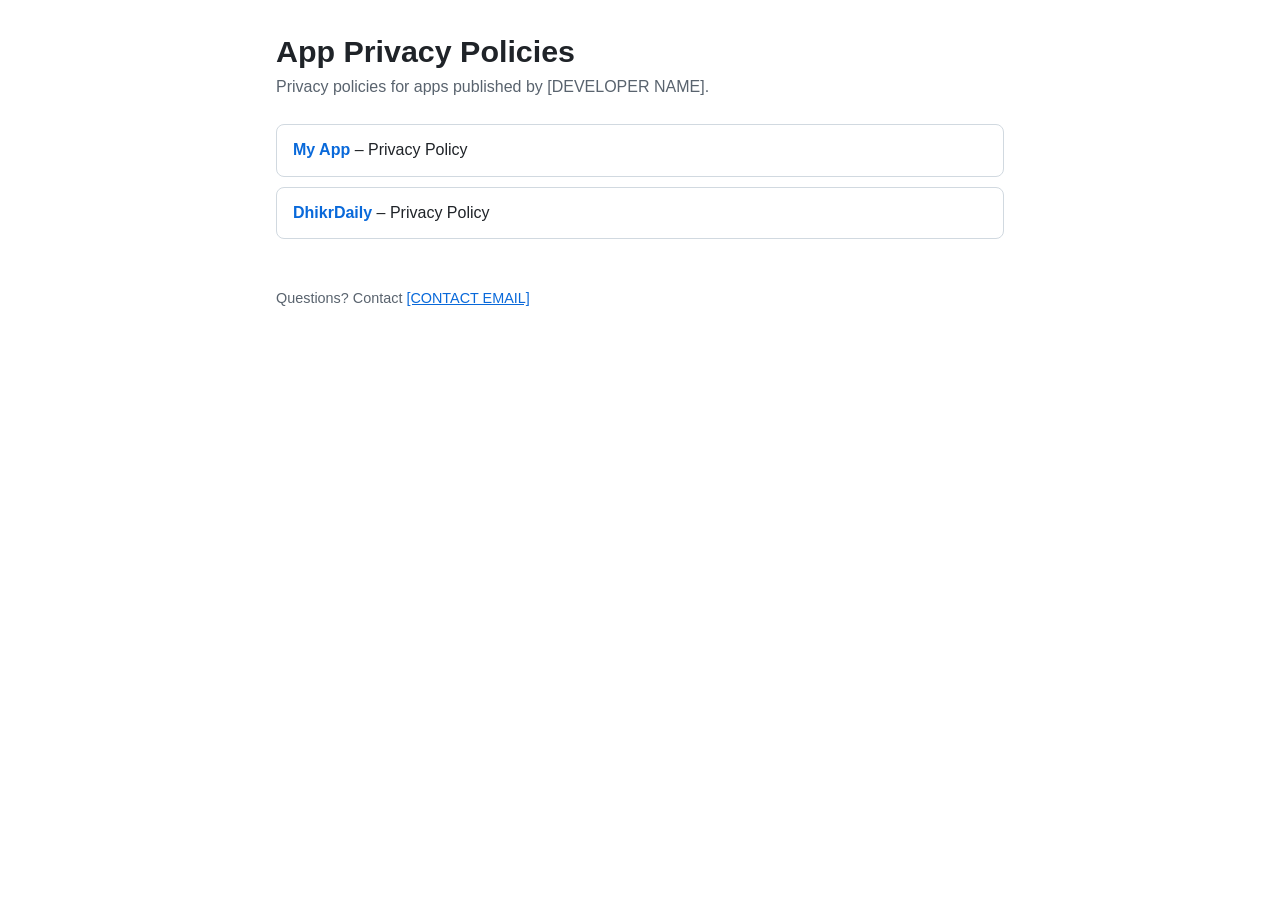
<file: index.html>
<!doctype html>
<html lang="en">
<head>
  <meta charset="utf-8">
  <meta name="viewport" content="width=device-width, initial-scale=1">
  <title>App Privacy Policies</title>
  <meta name="description" content="Privacy policies for [DEVELOPER NAME]'s mobile apps.">
  <link rel="stylesheet" href="style.css">
</head>
<body>
<main>
  <h1>App Privacy Policies</h1>
  <p class="meta">Privacy policies for apps published by [DEVELOPER NAME].</p>

  <ul class="app-list">
    <li><a href="my-app/">My App</a> – Privacy Policy</li>
    <li><a href="dhikrdaily/">DhikrDaily</a> – Privacy Policy</li>
    <!-- Add one <li> per app, e.g.:
    <li><a href="fit-track/">FitTrack</a> – Privacy Policy</li>
    -->
  </ul>

  <footer>Questions? Contact <a href="mailto:[CONTACT EMAIL]">[CONTACT EMAIL]</a></footer>
</main>
</body>
</html>
</file>
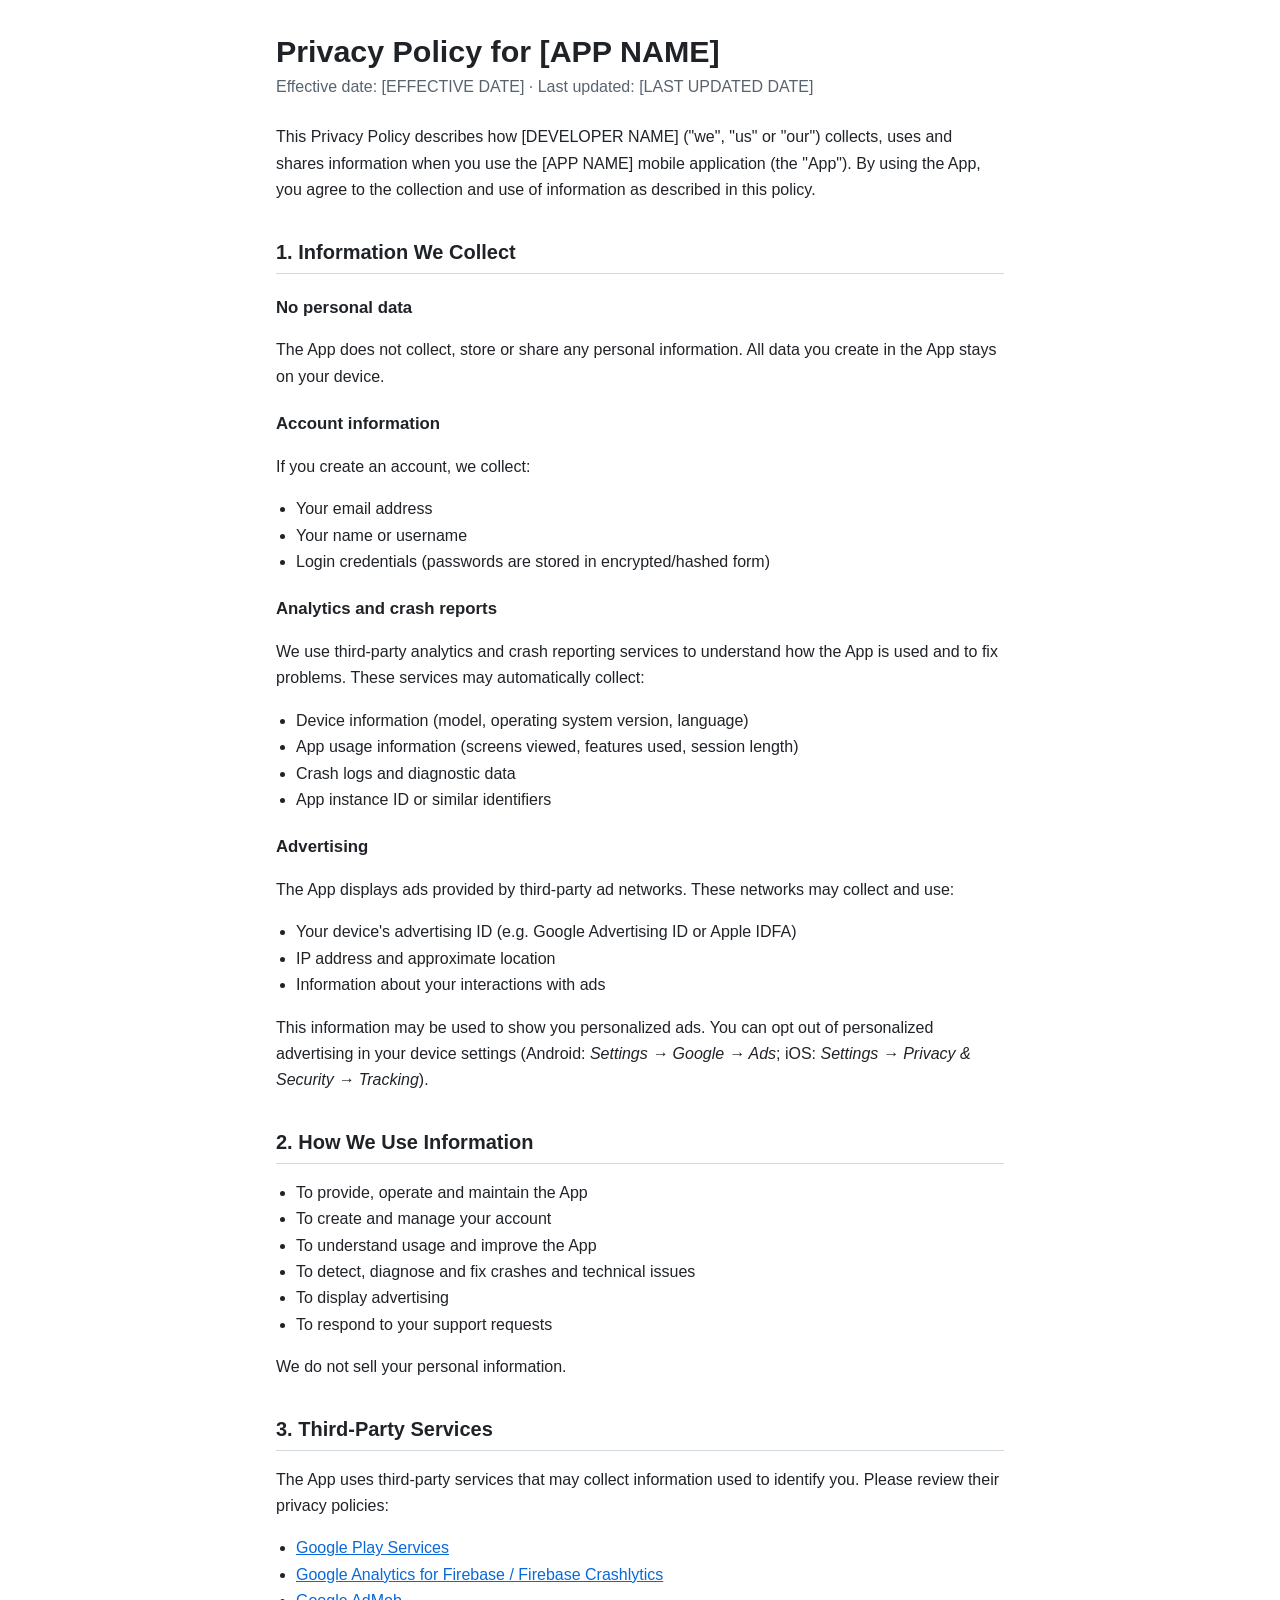
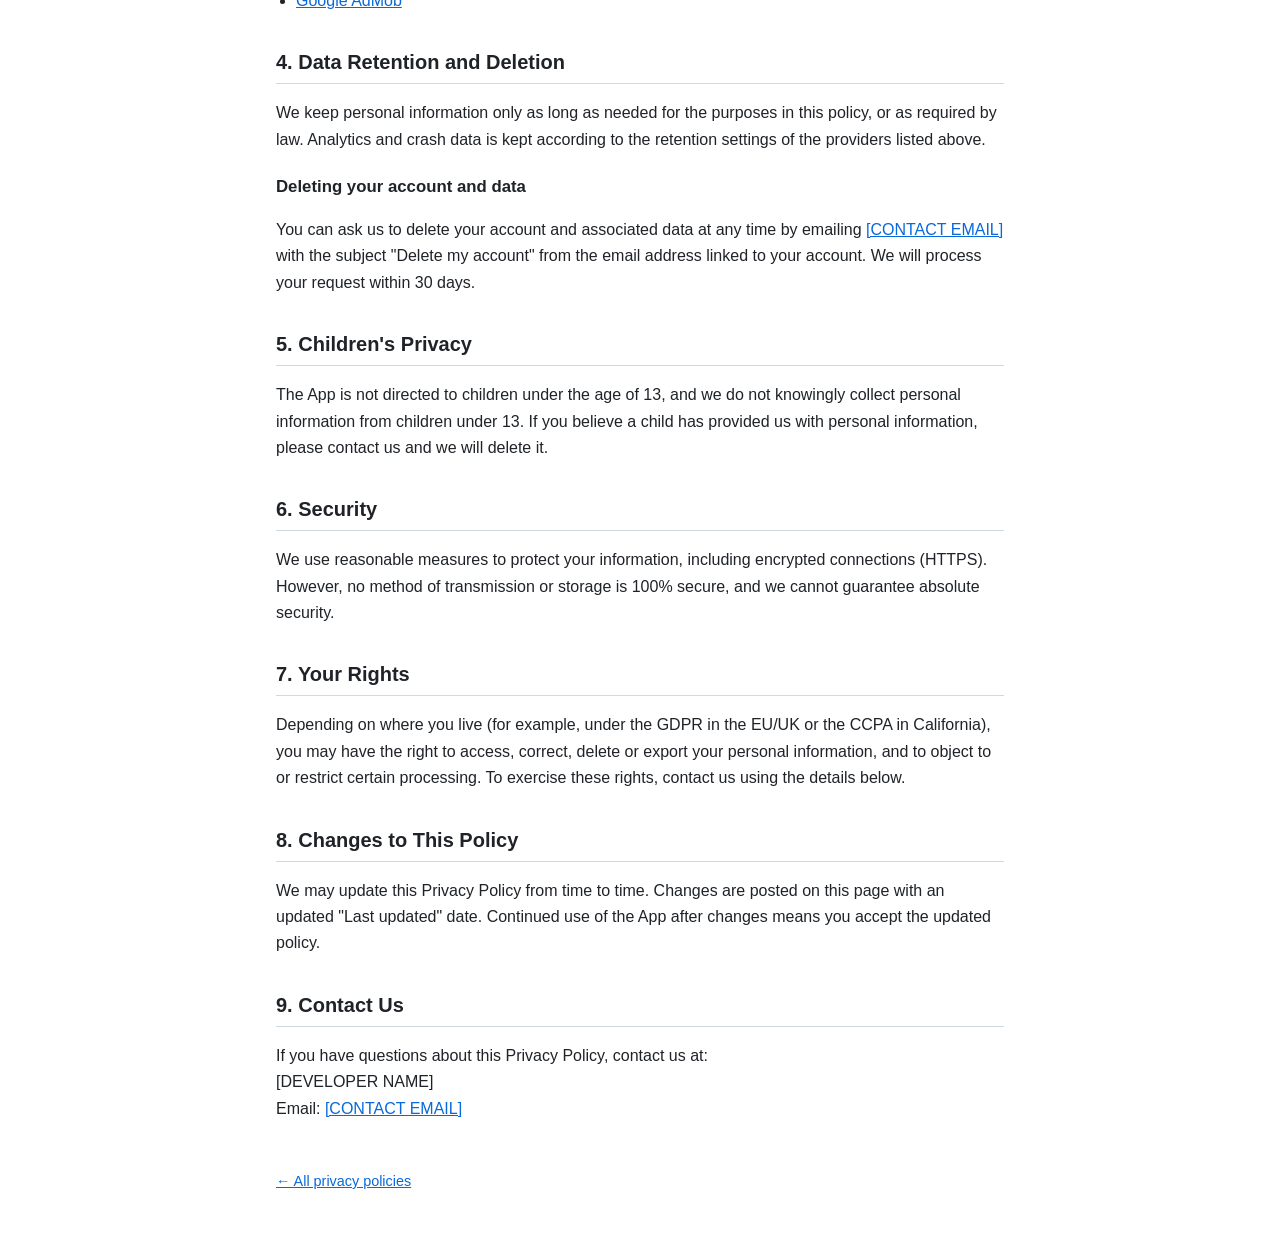
<file: _template/index.html>
<!doctype html>
<html lang="en">
<head>
  <meta charset="utf-8">
  <meta name="viewport" content="width=device-width, initial-scale=1">
  <title>[APP NAME] – Privacy Policy</title>
  <meta name="description" content="Privacy policy for the [APP NAME] mobile app.">
  <link rel="stylesheet" href="../style.css">
</head>
<body>
<main>
  <!--
    HOW TO USE THIS TEMPLATE
    1. Replace every [PLACEHOLDER] (search for "[").
    2. In "Information We Collect", keep only the blocks that apply to your app
       and delete the others. If the app collects nothing, keep only the
       "No personal data" block and remove the analytics/ads/account sections
       everywhere else in this file as well.
  -->

  <h1>Privacy Policy for [APP NAME]</h1>
  <p class="meta">Effective date: [EFFECTIVE DATE] · Last updated: [LAST UPDATED DATE]</p>

  <p>
    This Privacy Policy describes how [DEVELOPER NAME] ("we", "us" or "our") collects, uses and
    shares information when you use the [APP NAME] mobile application (the "App").
    By using the App, you agree to the collection and use of information as described in this policy.
  </p>

  <h2>1. Information We Collect</h2>

  <!-- OPTION A: keep this block ONLY if the app collects no data at all -->
  <h3>No personal data</h3>
  <p>
    The App does not collect, store or share any personal information. All data you create in the
    App stays on your device.
  </p>
  <!-- END OPTION A -->

  <!-- OPTION B: account data – delete if the app has no login -->
  <h3>Account information</h3>
  <p>If you create an account, we collect:</p>
  <ul>
    <li>Your email address</li>
    <li>Your name or username</li>
    <li>Login credentials (passwords are stored in encrypted/hashed form)</li>
  </ul>
  <!-- END OPTION B -->

  <!-- OPTION C: analytics & crash reports – delete if not used -->
  <h3>Analytics and crash reports</h3>
  <p>
    We use third-party analytics and crash reporting services to understand how the App is used and to
    fix problems. These services may automatically collect:
  </p>
  <ul>
    <li>Device information (model, operating system version, language)</li>
    <li>App usage information (screens viewed, features used, session length)</li>
    <li>Crash logs and diagnostic data</li>
    <li>App instance ID or similar identifiers</li>
  </ul>
  <!-- END OPTION C -->

  <!-- OPTION D: advertising – delete if the app shows no ads -->
  <h3>Advertising</h3>
  <p>
    The App displays ads provided by third-party ad networks. These networks may collect and use:
  </p>
  <ul>
    <li>Your device's advertising ID (e.g. Google Advertising ID or Apple IDFA)</li>
    <li>IP address and approximate location</li>
    <li>Information about your interactions with ads</li>
  </ul>
  <p>
    This information may be used to show you personalized ads. You can opt out of personalized
    advertising in your device settings (Android: <em>Settings → Google → Ads</em>; iOS:
    <em>Settings → Privacy &amp; Security → Tracking</em>).
  </p>
  <!-- END OPTION D -->

  <h2>2. How We Use Information</h2>
  <ul>
    <li>To provide, operate and maintain the App</li>
    <li>To create and manage your account</li>
    <li>To understand usage and improve the App</li>
    <li>To detect, diagnose and fix crashes and technical issues</li>
    <li>To display advertising</li>
    <li>To respond to your support requests</li>
  </ul>
  <p>We do not sell your personal information.</p>

  <h2>3. Third-Party Services</h2>
  <p>
    The App uses third-party services that may collect information used to identify you. Please review
    their privacy policies:
  </p>
  <ul>
    <!-- delete any service the app does not use, add any it does -->
    <li><a href="https://policies.google.com/privacy">Google Play Services</a></li>
    <li><a href="https://firebase.google.com/support/privacy">Google Analytics for Firebase / Firebase Crashlytics</a></li>
    <li><a href="https://support.google.com/admob/answer/6128543">Google AdMob</a></li>
  </ul>

  <h2>4. Data Retention and Deletion</h2>
  <p>
    We keep personal information only as long as needed for the purposes in this policy, or as required
    by law. Analytics and crash data is kept according to the retention settings of the providers listed above.
  </p>
  <h3>Deleting your account and data</h3>
  <p>
    You can ask us to delete your account and associated data at any time by emailing
    <a href="mailto:[CONTACT EMAIL]">[CONTACT EMAIL]</a> with the subject "Delete my account" from
    the email address linked to your account. We will process your request within 30 days.
    <!-- If the app has an in-app "Delete account" option, describe it here too. -->
  </p>

  <h2>5. Children's Privacy</h2>
  <p>
    The App is not directed to children under the age of 13, and we do not knowingly collect personal
    information from children under 13. If you believe a child has provided us with personal information,
    please contact us and we will delete it.
  </p>

  <h2>6. Security</h2>
  <p>
    We use reasonable measures to protect your information, including encrypted connections (HTTPS).
    However, no method of transmission or storage is 100% secure, and we cannot guarantee absolute security.
  </p>

  <h2>7. Your Rights</h2>
  <p>
    Depending on where you live (for example, under the GDPR in the EU/UK or the CCPA in California),
    you may have the right to access, correct, delete or export your personal information, and to object
    to or restrict certain processing. To exercise these rights, contact us using the details below.
  </p>

  <h2>8. Changes to This Policy</h2>
  <p>
    We may update this Privacy Policy from time to time. Changes are posted on this page with an updated
    "Last updated" date. Continued use of the App after changes means you accept the updated policy.
  </p>

  <h2>9. Contact Us</h2>
  <p>
    If you have questions about this Privacy Policy, contact us at:<br>
    [DEVELOPER NAME]<br>
    Email: <a href="mailto:[CONTACT EMAIL]">[CONTACT EMAIL]</a>
  </p>

  <footer><a href="../">← All privacy policies</a></footer>
</main>
</body>
</html>
</file>
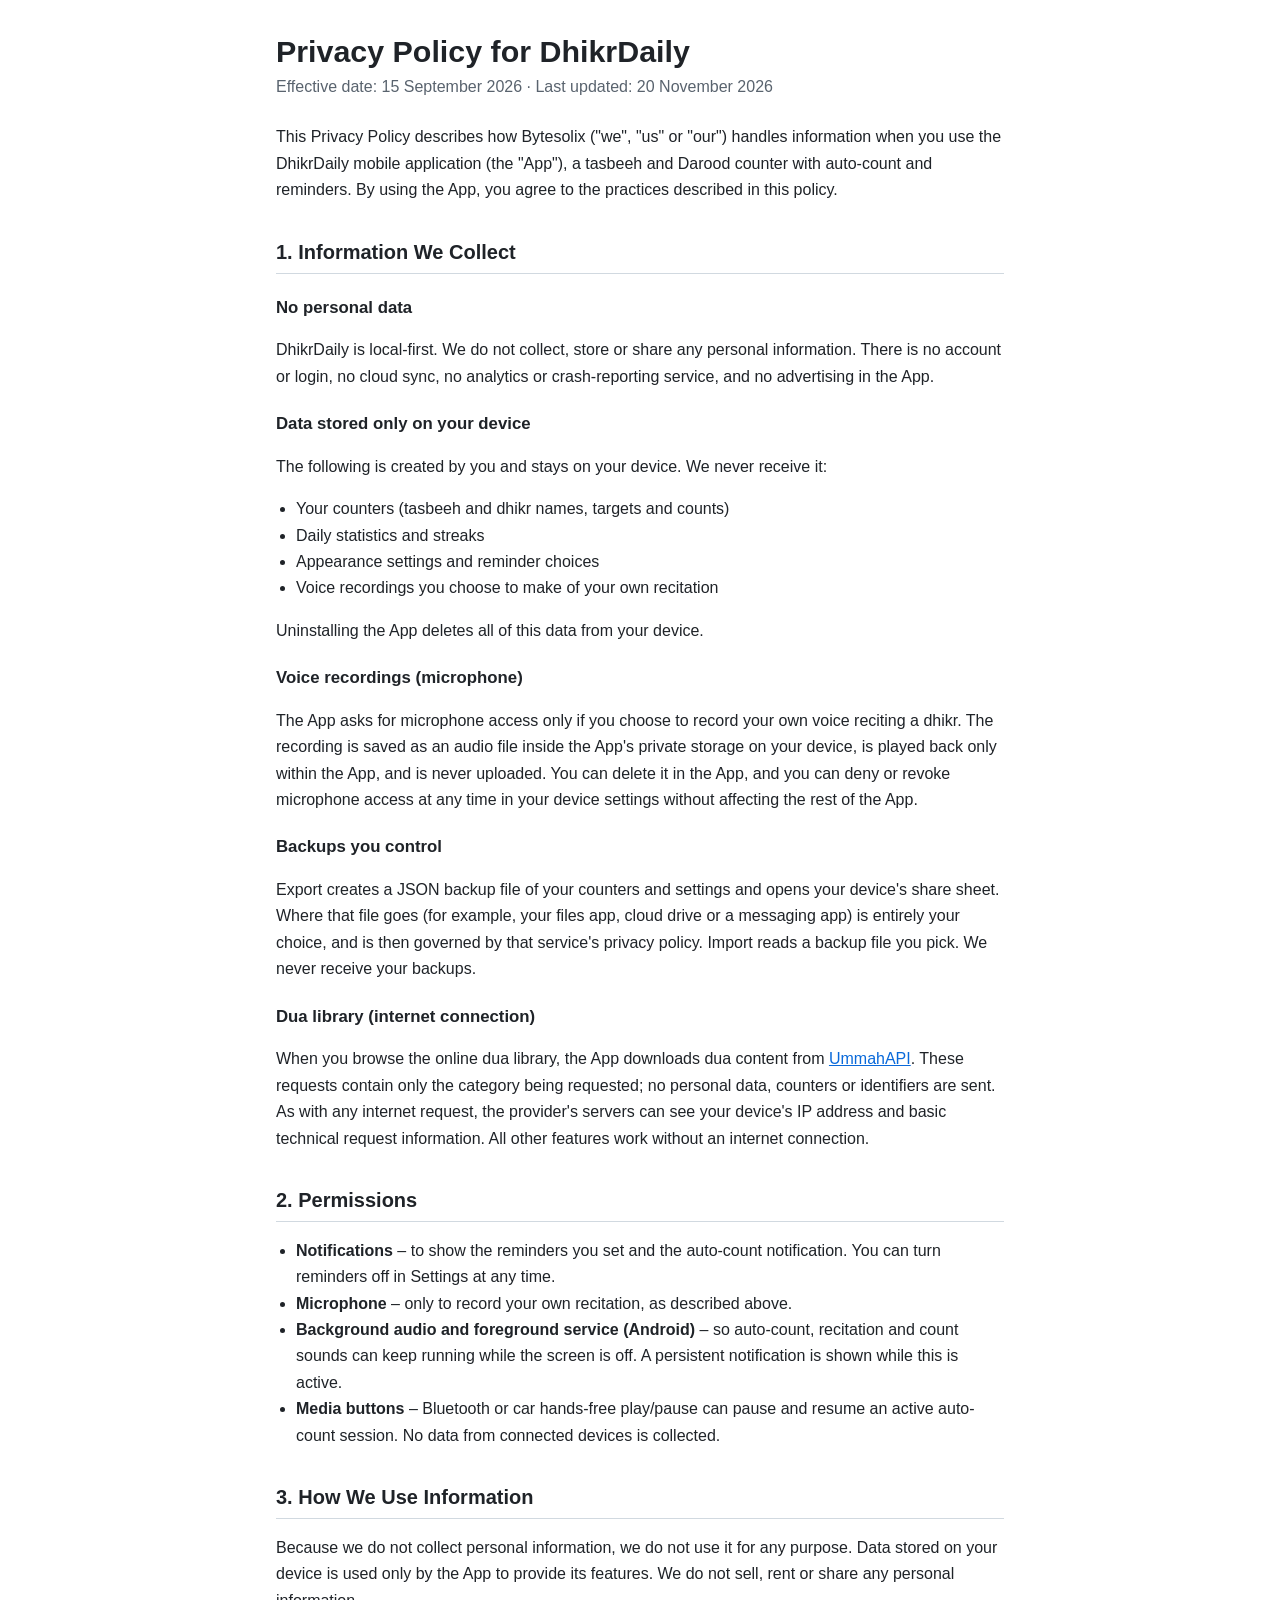
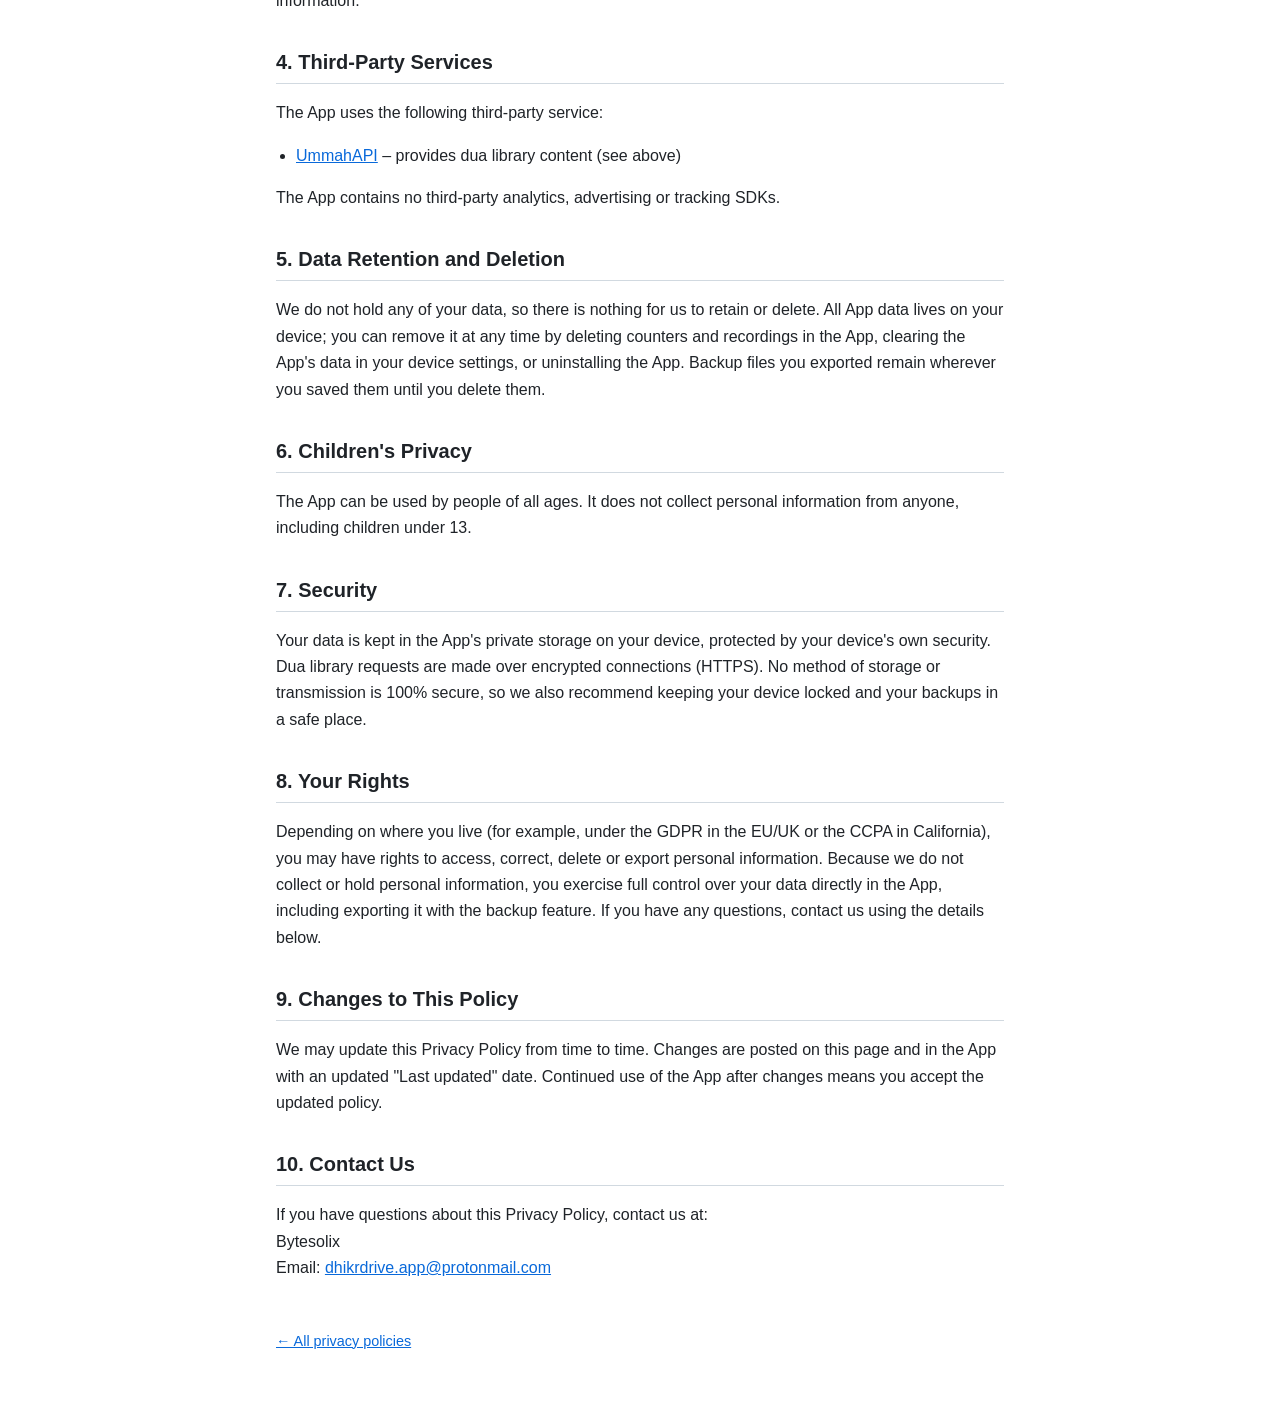
<file: dhikrdaily/index.html>
<!doctype html>
<html lang="en">
<head>
  <meta charset="utf-8">
  <meta name="viewport" content="width=device-width, initial-scale=1">
  <title>DhikrDaily – Privacy Policy</title>
  <meta name="description" content="Privacy policy for the DhikrDaily mobile app.">
  <link rel="stylesheet" href="../style.css">
</head>
<body>
<main>
  <h1>Privacy Policy for DhikrDaily</h1>
  <p class="meta">Effective date: 15 September 2026 · Last updated: 20 November 2026</p>

  <p>
    This Privacy Policy describes how Bytesolix ("we", "us" or "our") handles information when you use
    the DhikrDaily mobile application (the "App"), a tasbeeh and Darood counter with auto-count and reminders.
    By using the App, you agree to the practices described in this policy.
  </p>

  <h2>1. Information We Collect</h2>

  <h3>No personal data</h3>
  <p>
    DhikrDaily is local-first. We do not collect, store or share any personal information. There is no
    account or login, no cloud sync, no analytics or crash-reporting service, and no advertising in the App.
  </p>

  <h3>Data stored only on your device</h3>
  <p>The following is created by you and stays on your device. We never receive it:</p>
  <ul>
    <li>Your counters (tasbeeh and dhikr names, targets and counts)</li>
    <li>Daily statistics and streaks</li>
    <li>Appearance settings and reminder choices</li>
    <li>Voice recordings you choose to make of your own recitation</li>
  </ul>
  <p>Uninstalling the App deletes all of this data from your device.</p>

  <h3>Voice recordings (microphone)</h3>
  <p>
    The App asks for microphone access only if you choose to record your own voice reciting a dhikr.
    The recording is saved as an audio file inside the App's private storage on your device, is played
    back only within the App, and is never uploaded. You can delete it in the App, and you can deny or
    revoke microphone access at any time in your device settings without affecting the rest of the App.
  </p>

  <h3>Backups you control</h3>
  <p>
    Export creates a JSON backup file of your counters and settings and opens your device's share sheet.
    Where that file goes (for example, your files app, cloud drive or a messaging app) is entirely your
    choice, and is then governed by that service's privacy policy. Import reads a backup file you pick.
    We never receive your backups.
  </p>

  <h3>Dua library (internet connection)</h3>
  <p>
    When you browse the online dua library, the App downloads dua content from
    <a href="https://ummahapi.com">UmmahAPI</a>. These requests contain only the category being
    requested; no personal data, counters or identifiers are sent. As with any internet request, the
    provider's servers can see your device's IP address and basic technical request information.
    All other features work without an internet connection.
  </p>

  <h2>2. Permissions</h2>
  <ul>
    <li><strong>Notifications</strong> – to show the reminders you set and the auto-count notification.
      You can turn reminders off in Settings at any time.</li>
    <li><strong>Microphone</strong> – only to record your own recitation, as described above.</li>
    <li><strong>Background audio and foreground service (Android)</strong> – so auto-count, recitation and
      count sounds can keep running while the screen is off. A persistent notification is shown while this is active.</li>
    <li><strong>Media buttons</strong> – Bluetooth or car hands-free play/pause can pause and resume an
      active auto-count session. No data from connected devices is collected.</li>
  </ul>

  <h2>3. How We Use Information</h2>
  <p>
    Because we do not collect personal information, we do not use it for any purpose. Data stored on your
    device is used only by the App to provide its features. We do not sell, rent or share any personal information.
  </p>

  <h2>4. Third-Party Services</h2>
  <p>The App uses the following third-party service:</p>
  <ul>
    <li><a href="https://ummahapi.com">UmmahAPI</a> – provides dua library content (see above)</li>
  </ul>
  <p>The App contains no third-party analytics, advertising or tracking SDKs.</p>

  <h2>5. Data Retention and Deletion</h2>
  <p>
    We do not hold any of your data, so there is nothing for us to retain or delete. All App data lives on
    your device; you can remove it at any time by deleting counters and recordings in the App, clearing the
    App's data in your device settings, or uninstalling the App. Backup files you exported remain wherever
    you saved them until you delete them.
  </p>

  <h2>6. Children's Privacy</h2>
  <p>
    The App can be used by people of all ages. It does not collect personal information from anyone,
    including children under 13.
  </p>

  <h2>7. Security</h2>
  <p>
    Your data is kept in the App's private storage on your device, protected by your device's own security.
    Dua library requests are made over encrypted connections (HTTPS). No method of storage or transmission
    is 100% secure, so we also recommend keeping your device locked and your backups in a safe place.
  </p>

  <h2>8. Your Rights</h2>
  <p>
    Depending on where you live (for example, under the GDPR in the EU/UK or the CCPA in California), you
    may have rights to access, correct, delete or export personal information. Because we do not collect
    or hold personal information, you exercise full control over your data directly in the App, including
    exporting it with the backup feature. If you have any questions, contact us using the details below.
  </p>

  <h2>9. Changes to This Policy</h2>
  <p>
    We may update this Privacy Policy from time to time. Changes are posted on this page and in the App
    with an updated "Last updated" date. Continued use of the App after changes means you accept the updated policy.
  </p>

  <h2>10. Contact Us</h2>
  <p>
    If you have questions about this Privacy Policy, contact us at:<br>
    Bytesolix<br>
    Email: <a href="mailto:dhikrdrive.app@protonmail.com">dhikrdrive.app@protonmail.com</a>
  </p>

  <footer><a href="../">← All privacy policies</a></footer>
</main>
</body>
</html>
</file>
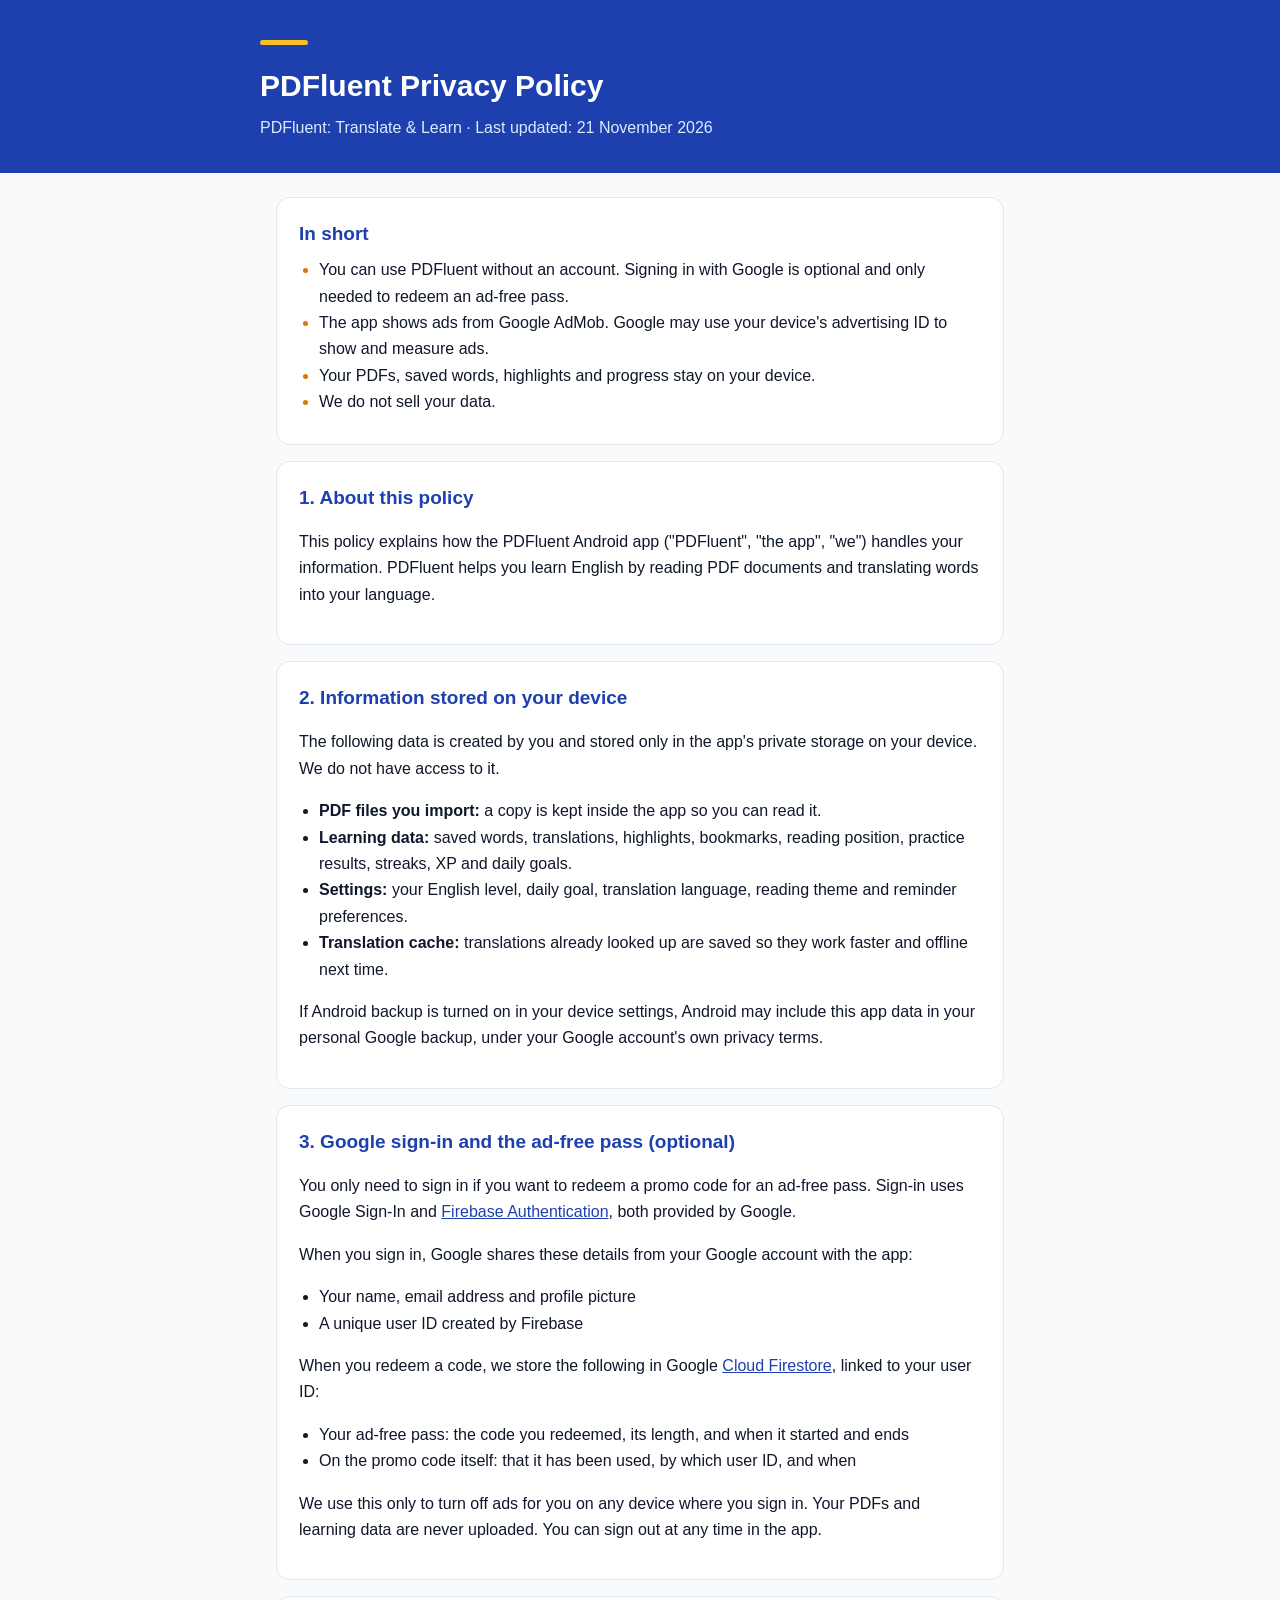
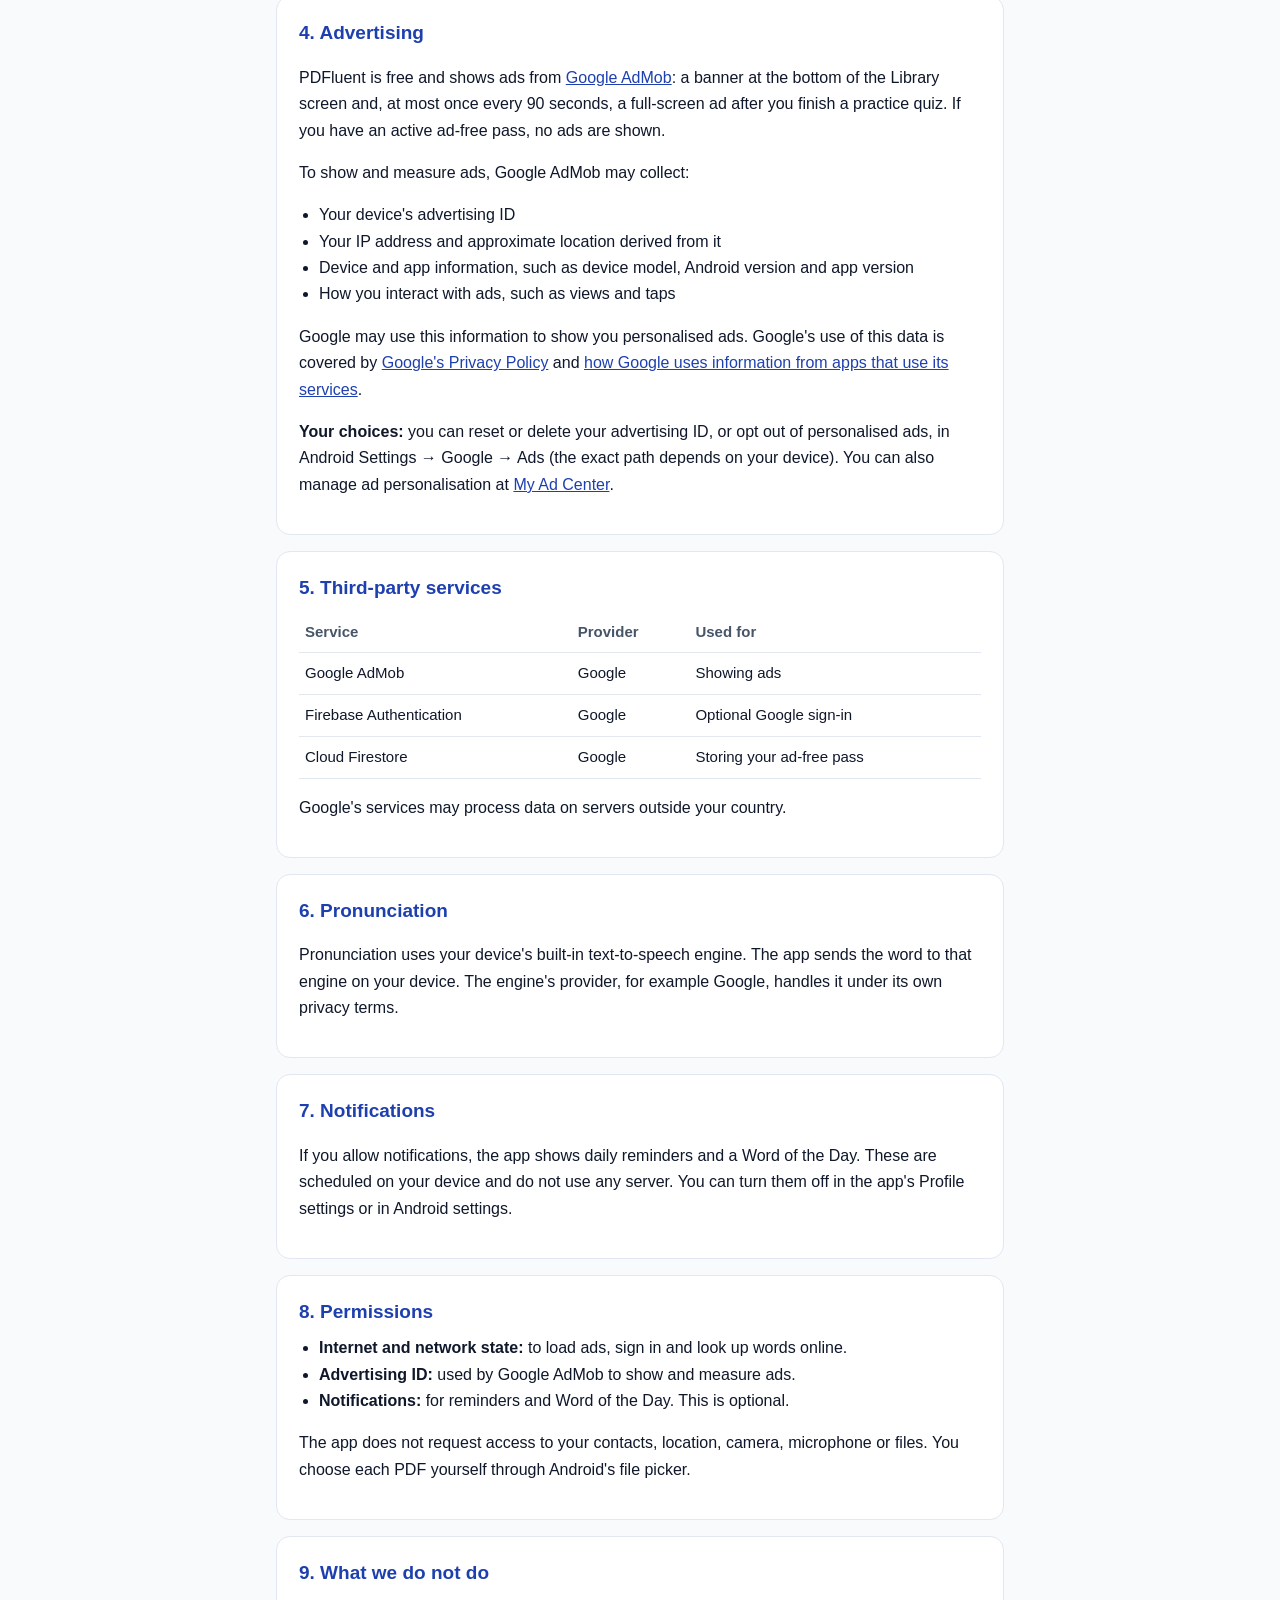
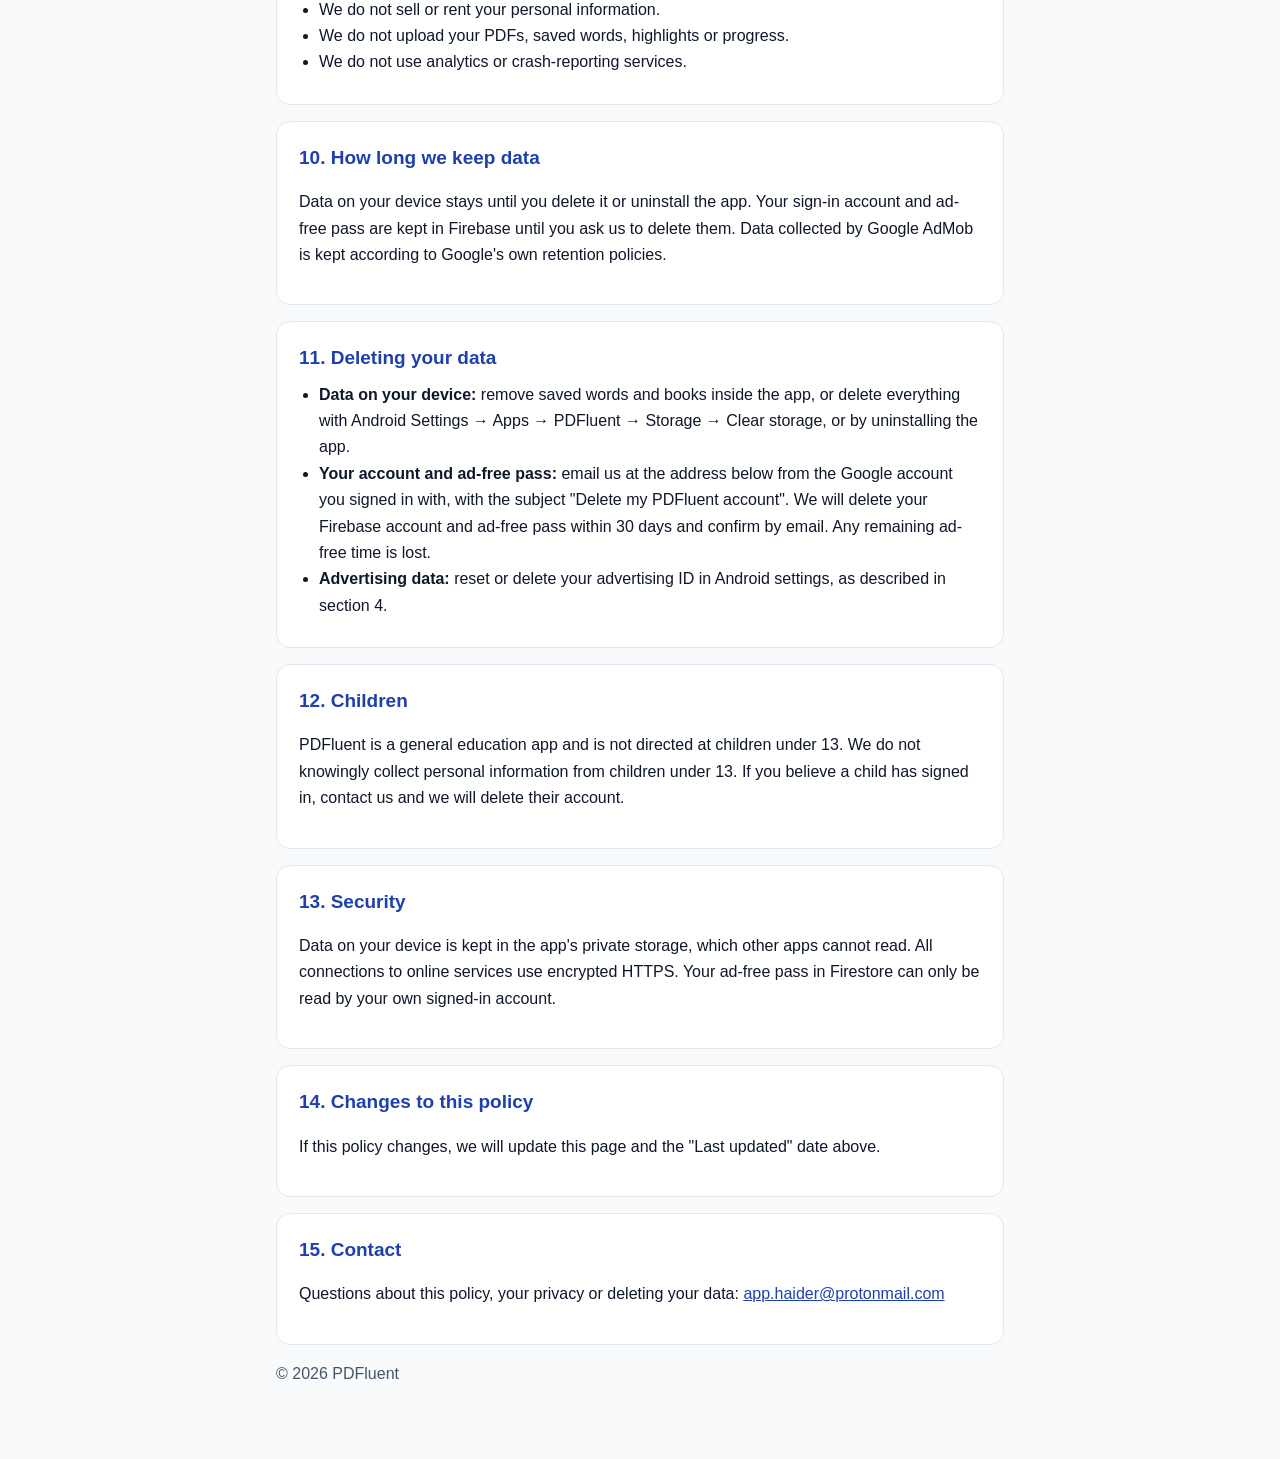
<file: pdfluent/index.html>
<!doctype html>
<html lang="en">
<head>
<meta charset="utf-8">
<meta name="viewport" content="width=device-width, initial-scale=1">
<title>PDFluent Privacy Policy</title>
<meta name="description" content="Privacy policy for the PDFluent: Translate &amp; Learn Android app.">
<style>
  :root { --bg:#F8FAFC; --card:#FFFFFF; --text:#0F172A; --muted:#475569; --primary:#1E40AF; --accent:#D97706; --line:#E2E8F0; }
  @media (prefers-color-scheme: dark) {
    :root { --bg:#0B0F17; --card:#151D2A; --text:#F1F5F9; --muted:#94A3B8; --primary:#60A5FA; --accent:#FBBF24; --line:#334155; }
  }
  * { box-sizing: border-box; }
  body { margin:0; background:var(--bg); color:var(--text); font:16px/1.65 -apple-system, BlinkMacSystemFont, "Segoe UI", Roboto, Helvetica, Arial, sans-serif; }
  header { background:#1E40AF; color:#fff; padding:40px 16px 32px; }
  header .wrap, main { max-width:760px; margin:0 auto; }
  header h1 { margin:0 0 4px; font-size:30px; }
  header p { margin:0; color:#DBEAFE; }
  .bar { width:48px; height:5px; border-radius:3px; background:#FBBF24; margin-bottom:16px; }
  main { padding:24px 16px 56px; }
  .card { background:var(--card); border:1px solid var(--line); border-radius:14px; padding:20px 22px; margin:0 0 16px; }
  h2 { font-size:19px; margin:0 0 8px; color:var(--primary); }
  p, li { color:var(--text); }
  .muted { color:var(--muted); }
  ul { padding-left:20px; margin:8px 0; }
  a { color:var(--primary); }
  table { width:100%; border-collapse:collapse; font-size:15px; }
  th, td { text-align:left; padding:8px 6px; border-bottom:1px solid var(--line); vertical-align:top; }
  th { color:var(--muted); font-weight:600; }
  .summary li::marker { color:var(--accent); }
</style>
</head>
<body>
<header>
  <div class="wrap">
    <div class="bar"></div>
    <h1>PDFluent Privacy Policy</h1>
    <p>PDFluent: Translate &amp; Learn · Last updated: 21 November 2026</p>
  </div>
</header>
<main>

  <div class="card summary">
    <h2>In short</h2>
    <ul>
      <li>You can use PDFluent without an account. Signing in with Google is optional and only needed to redeem an ad-free pass.</li>
      <li>The app shows ads from Google AdMob. Google may use your device's advertising ID to show and measure ads.</li>
      <li>Your PDFs, saved words, highlights and progress stay on your device.</li>
      <li>We do not sell your data.</li>
    </ul>
  </div>

  <div class="card">
    <h2>1. About this policy</h2>
    <p>This policy explains how the PDFluent Android app ("PDFluent", "the app", "we") handles your information. PDFluent helps you learn English by reading PDF documents and translating words into your language.</p>
  </div>

  <div class="card">
    <h2>2. Information stored on your device</h2>
    <p>The following data is created by you and stored only in the app's private storage on your device. We do not have access to it.</p>
    <ul>
      <li><strong>PDF files you import:</strong> a copy is kept inside the app so you can read it.</li>
      <li><strong>Learning data:</strong> saved words, translations, highlights, bookmarks, reading position, practice results, streaks, XP and daily goals.</li>
      <li><strong>Settings:</strong> your English level, daily goal, translation language, reading theme and reminder preferences.</li>
      <li><strong>Translation cache:</strong> translations already looked up are saved so they work faster and offline next time.</li>
    </ul>
    <p>If Android backup is turned on in your device settings, Android may include this app data in your personal Google backup, under your Google account's own privacy terms.</p>
  </div>

  <div class="card">
    <h2>3. Google sign-in and the ad-free pass (optional)</h2>
    <p>You only need to sign in if you want to redeem a promo code for an ad-free pass. Sign-in uses Google Sign-In and <a href="https://firebase.google.com/support/privacy" rel="noopener">Firebase Authentication</a>, both provided by Google.</p>
    <p>When you sign in, Google shares these details from your Google account with the app:</p>
    <ul>
      <li>Your name, email address and profile picture</li>
      <li>A unique user ID created by Firebase</li>
    </ul>
    <p>When you redeem a code, we store the following in Google <a href="https://firebase.google.com/support/privacy" rel="noopener">Cloud Firestore</a>, linked to your user ID:</p>
    <ul>
      <li>Your ad-free pass: the code you redeemed, its length, and when it started and ends</li>
      <li>On the promo code itself: that it has been used, by which user ID, and when</li>
    </ul>
    <p>We use this only to turn off ads for you on any device where you sign in. Your PDFs and learning data are never uploaded. You can sign out at any time in the app.</p>
  </div>

  <div class="card">
    <h2>4. Advertising</h2>
    <p>PDFluent is free and shows ads from <a href="https://policies.google.com/technologies/ads" rel="noopener">Google AdMob</a>: a banner at the bottom of the Library screen and, at most once every 90 seconds, a full-screen ad after you finish a practice quiz. If you have an active ad-free pass, no ads are shown.</p>
    <p>To show and measure ads, Google AdMob may collect:</p>
    <ul>
      <li>Your device's advertising ID</li>
      <li>Your IP address and approximate location derived from it</li>
      <li>Device and app information, such as device model, Android version and app version</li>
      <li>How you interact with ads, such as views and taps</li>
    </ul>
    <p>Google may use this information to show you personalised ads. Google's use of this data is covered by <a href="https://policies.google.com/privacy" rel="noopener">Google's Privacy Policy</a> and <a href="https://policies.google.com/technologies/partner-sites" rel="noopener">how Google uses information from apps that use its services</a>.</p>
    <p><strong>Your choices:</strong> you can reset or delete your advertising ID, or opt out of personalised ads, in Android Settings &rarr; Google &rarr; Ads (the exact path depends on your device). You can also manage ad personalisation at <a href="https://myadcenter.google.com/" rel="noopener">My Ad Center</a>.</p>
  </div>


  <div class="card">
    <h2>5. Third-party services</h2>
    <table>
      <tr><th>Service</th><th>Provider</th><th>Used for</th></tr>
      <tr><td>Google AdMob</td><td>Google</td><td>Showing ads</td></tr>
      <tr><td>Firebase Authentication</td><td>Google</td><td>Optional Google sign-in</td></tr>
      <tr><td>Cloud Firestore</td><td>Google</td><td>Storing your ad-free pass</td></tr>
    </table>
    <p>Google's services may process data on servers outside your country.</p>
  </div>

  <div class="card">
    <h2>6. Pronunciation</h2>
    <p>Pronunciation uses your device's built-in text-to-speech engine. The app sends the word to that engine on your device. The engine's provider, for example Google, handles it under its own privacy terms.</p>
  </div>

  <div class="card">
    <h2>7. Notifications</h2>
    <p>If you allow notifications, the app shows daily reminders and a Word of the Day. These are scheduled on your device and do not use any server. You can turn them off in the app's Profile settings or in Android settings.</p>
  </div>

  <div class="card">
    <h2>8. Permissions</h2>
    <ul>
      <li><strong>Internet and network state:</strong> to load ads, sign in and look up words online.</li>
      <li><strong>Advertising ID:</strong> used by Google AdMob to show and measure ads.</li>
      <li><strong>Notifications:</strong> for reminders and Word of the Day. This is optional.</li>
    </ul>
    <p>The app does not request access to your contacts, location, camera, microphone or files. You choose each PDF yourself through Android's file picker.</p>
  </div>

  <div class="card">
    <h2>9. What we do not do</h2>
    <ul>
      <li>We do not sell or rent your personal information.</li>
      <li>We do not upload your PDFs, saved words, highlights or progress.</li>
      <li>We do not use analytics or crash-reporting services.</li>
    </ul>
  </div>

  <div class="card">
    <h2>10. How long we keep data</h2>
    <p>Data on your device stays until you delete it or uninstall the app. Your sign-in account and ad-free pass are kept in Firebase until you ask us to delete them. Data collected by Google AdMob is kept according to Google's own retention policies.</p>
  </div>

  <div class="card">
    <h2>11. Deleting your data</h2>
    <ul>
      <li><strong>Data on your device:</strong> remove saved words and books inside the app, or delete everything with Android Settings &rarr; Apps &rarr; PDFluent &rarr; Storage &rarr; Clear storage, or by uninstalling the app.</li>
      <li><strong>Your account and ad-free pass:</strong> email us at the address below from the Google account you signed in with, with the subject "Delete my PDFluent account". We will delete your Firebase account and ad-free pass within 30 days and confirm by email. Any remaining ad-free time is lost.</li>
      <li><strong>Advertising data:</strong> reset or delete your advertising ID in Android settings, as described in section 4.</li>
    </ul>
  </div>

  <div class="card">
    <h2>12. Children</h2>
    <p>PDFluent is a general education app and is not directed at children under 13. We do not knowingly collect personal information from children under 13. If you believe a child has signed in, contact us and we will delete their account.</p>
  </div>

  <div class="card">
    <h2>13. Security</h2>
    <p>Data on your device is kept in the app's private storage, which other apps cannot read. All connections to online services use encrypted HTTPS. Your ad-free pass in Firestore can only be read by your own signed-in account.</p>
  </div>

  <div class="card">
    <h2>14. Changes to this policy</h2>
    <p>If this policy changes, we will update this page and the "Last updated" date above.</p>
  </div>

  <div class="card">
    <h2>15. Contact</h2>
    <p>Questions about this policy, your privacy or deleting your data: <a href="mailto:app.haider@protonmail.com">app.haider@protonmail.com</a></p>
  </div>

  <p class="muted">&copy; 2026 PDFluent</p>
</main>
</body>
</html>
</file>
<file: style.css>
:root {
  --bg: #ffffff;
  --text: #1f2328;
  --muted: #59636e;
  --accent: #0969da;
  --border: #d1d9e0;
  --note-bg: #fff8c5;
}
@media (prefers-color-scheme: dark) {
  :root {
    --bg: #0d1117;
    --text: #e6edf3;
    --muted: #9198a1;
    --accent: #4493f8;
    --border: #3d444d;
    --note-bg: #3b2e00;
  }
}
* { box-sizing: border-box; }
body {
  margin: 0;
  background: var(--bg);
  color: var(--text);
  font: 16px/1.65 -apple-system, BlinkMacSystemFont, "Segoe UI", Roboto, Helvetica, Arial, sans-serif;
}
main { max-width: 760px; margin: 0 auto; padding: 32px 16px 64px; }
h1 { font-size: 1.9rem; line-height: 1.25; margin: 0 0 4px; }
h2 { font-size: 1.25rem; margin: 2rem 0 0.5rem; padding-bottom: 4px; border-bottom: 1px solid var(--border); }
h3 { font-size: 1.05rem; margin: 1.25rem 0 0.25rem; }
a { color: var(--accent); }
.meta { color: var(--muted); margin: 0 0 1.5rem; }
ul { padding-left: 1.25rem; }
.app-list { list-style: none; padding: 0; }
.app-list li { border: 1px solid var(--border); border-radius: 8px; padding: 12px 16px; margin-bottom: 10px; }
.app-list a { font-weight: 600; text-decoration: none; }
footer { margin-top: 3rem; color: var(--muted); font-size: 0.9rem; }
</file>
